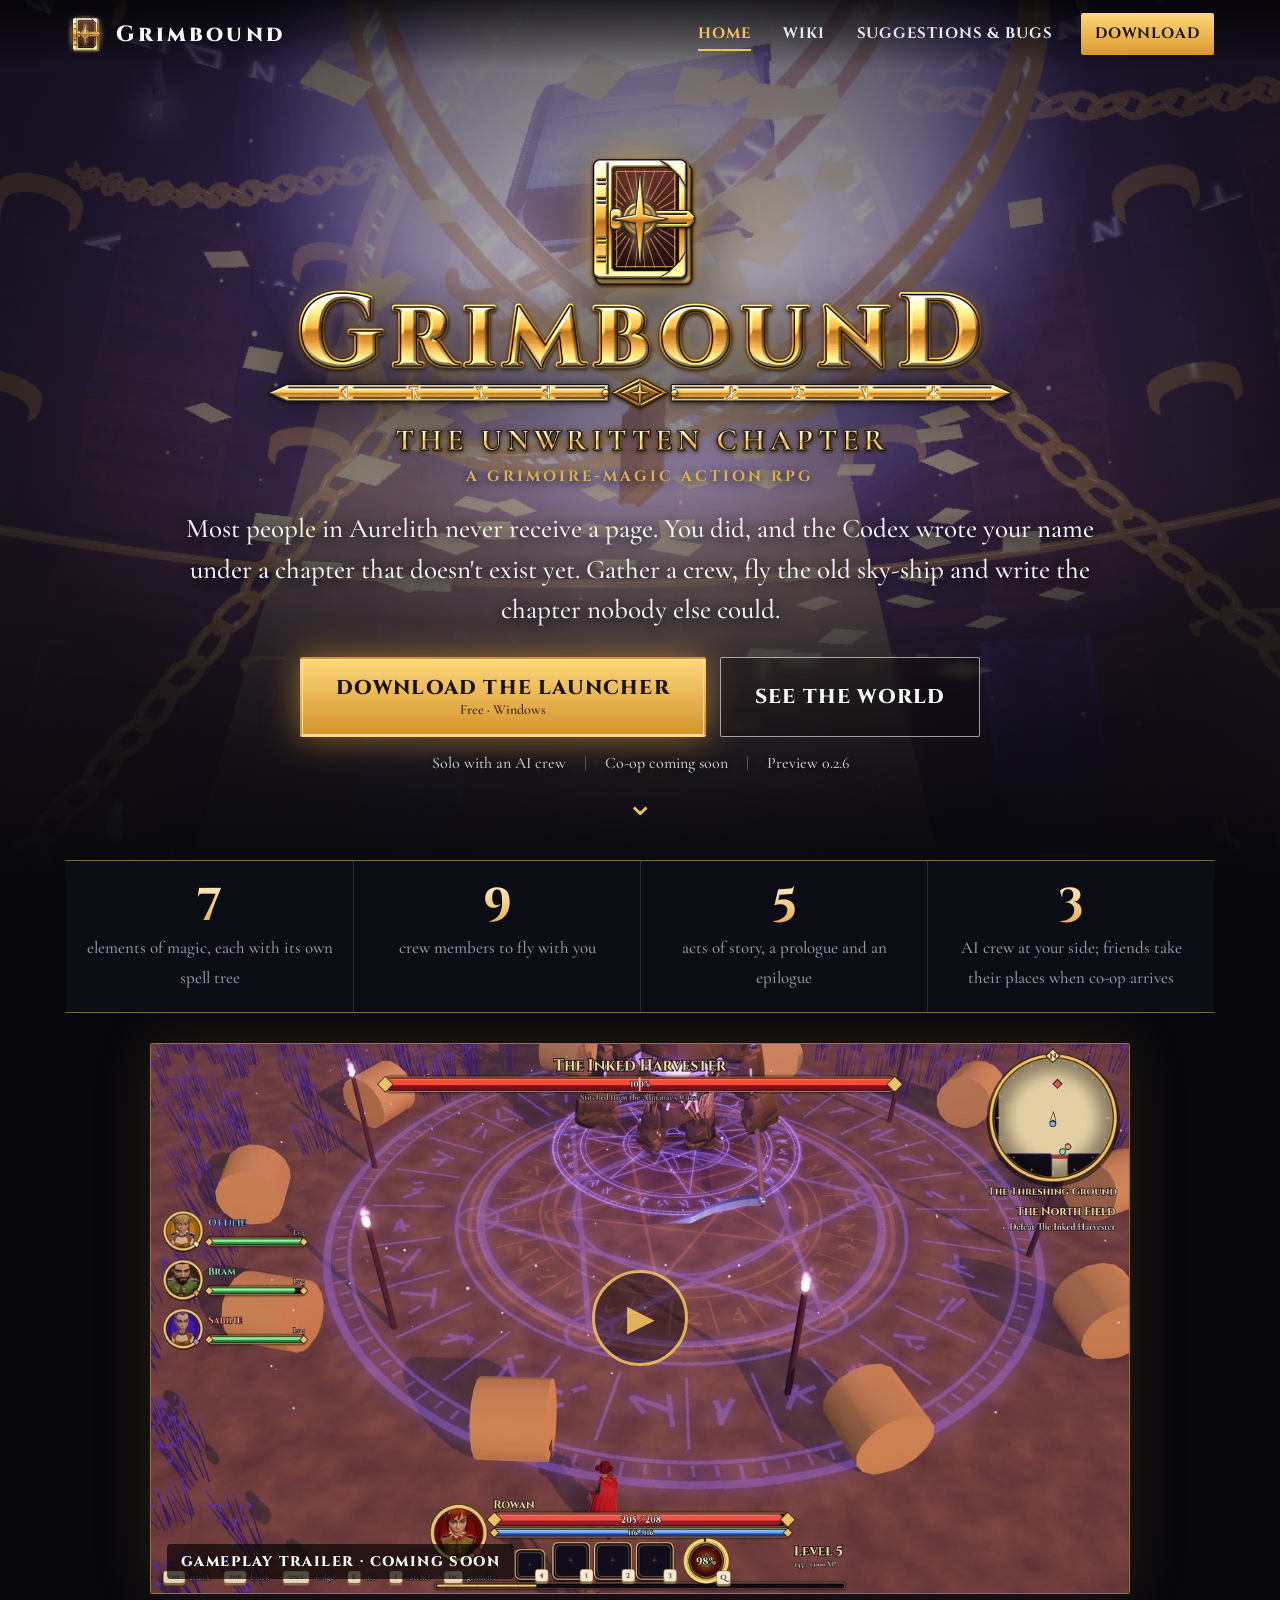
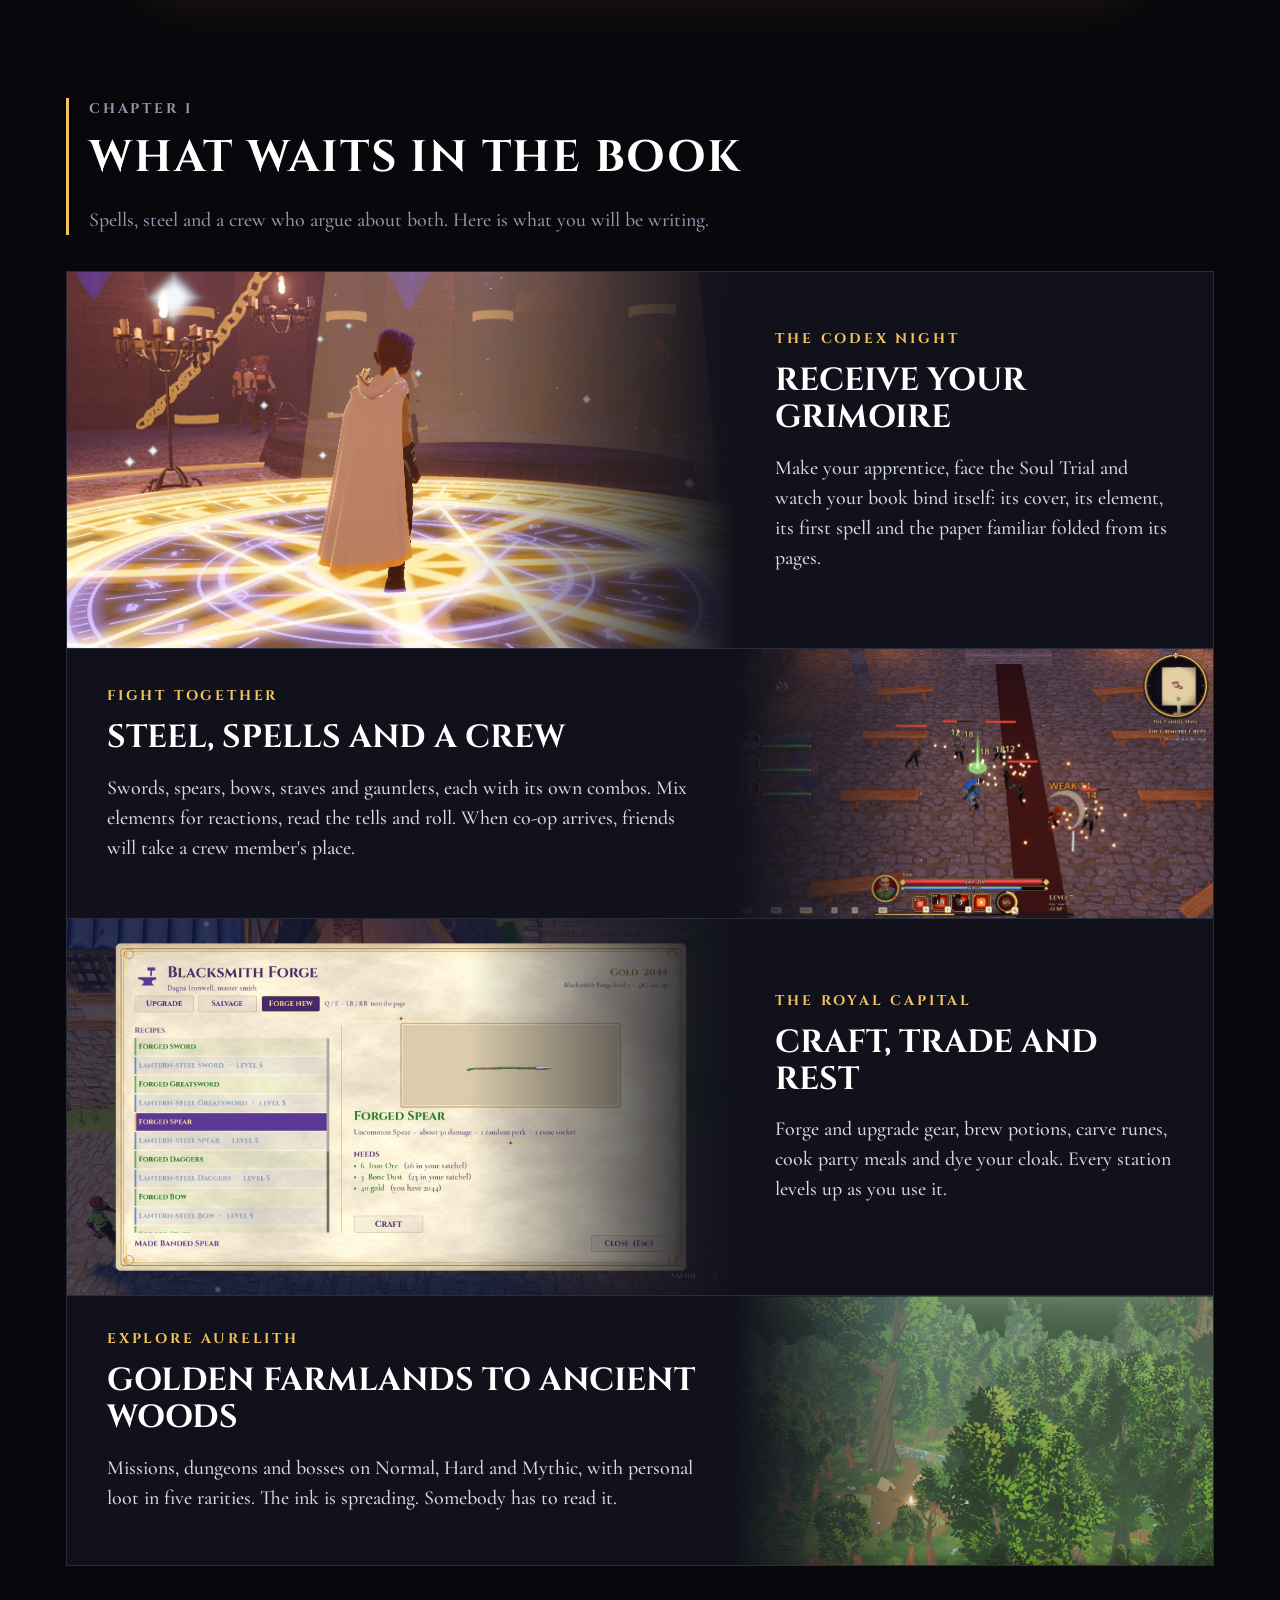
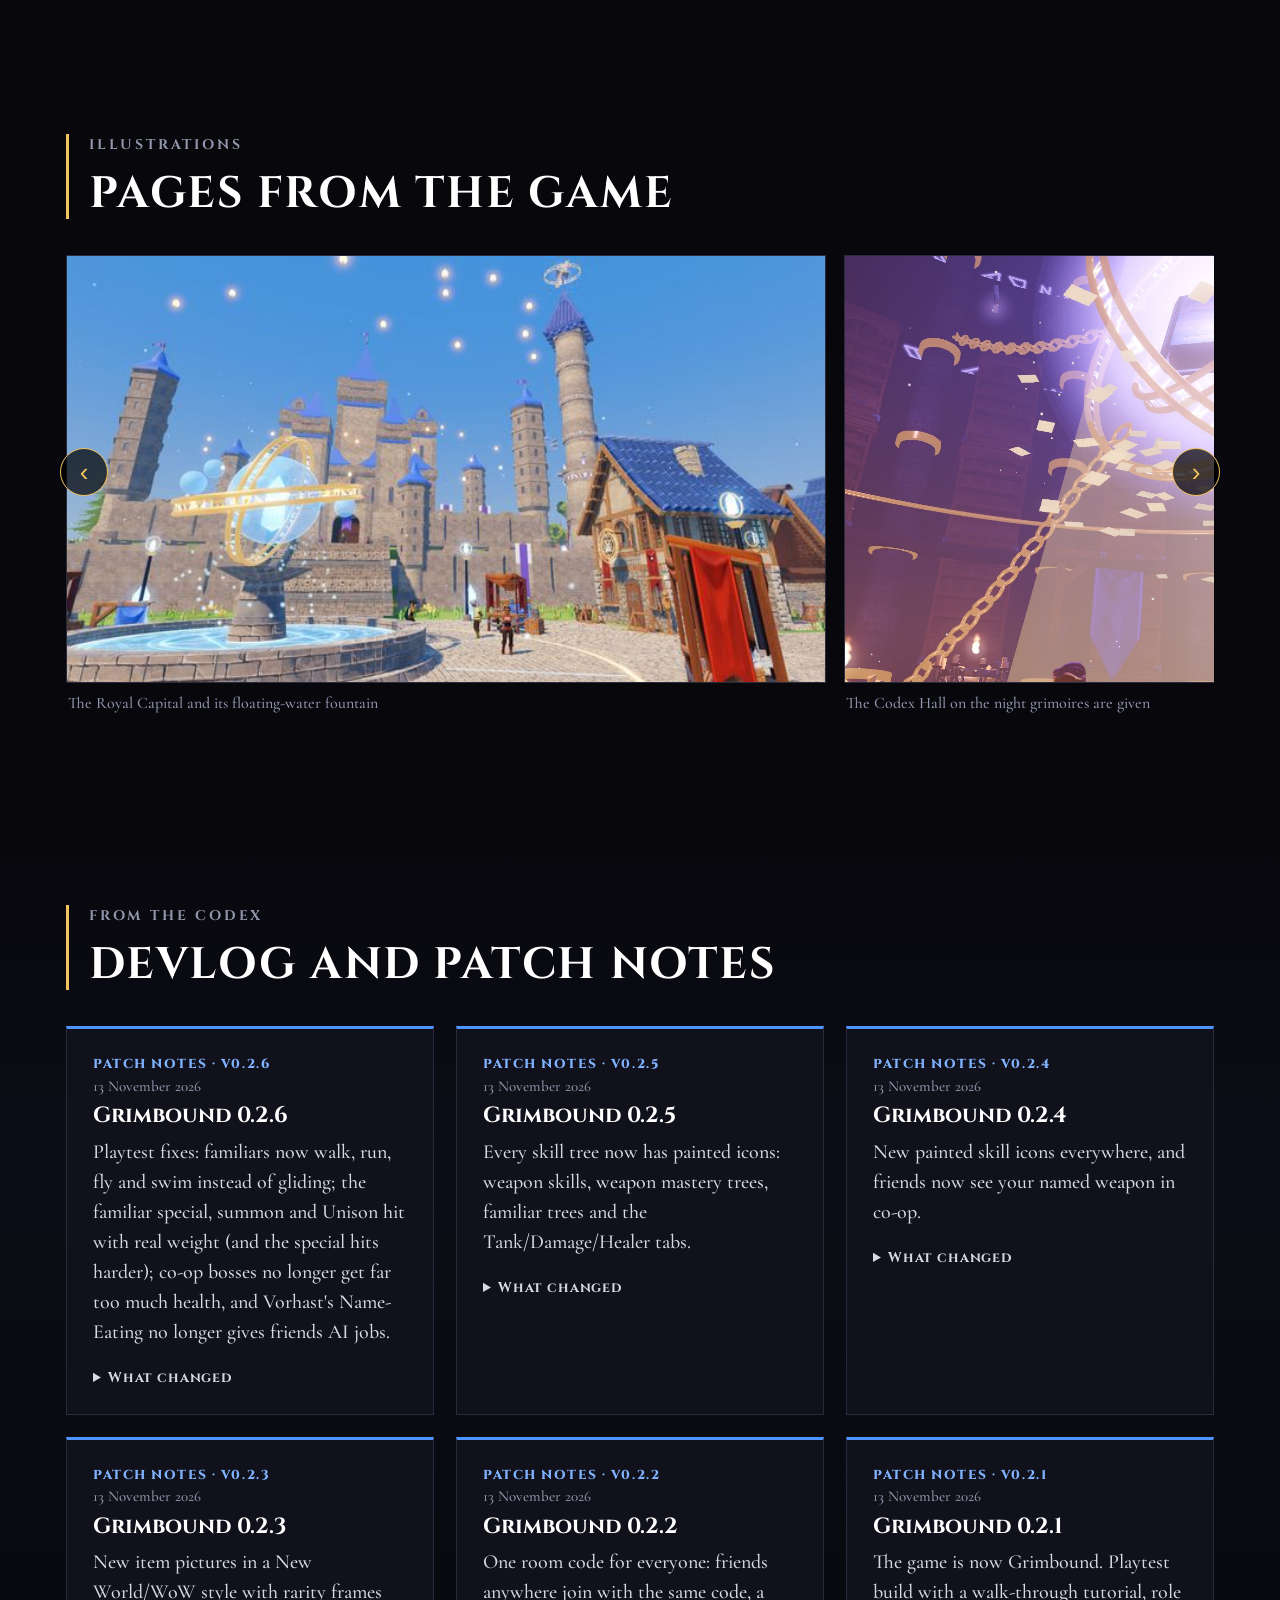
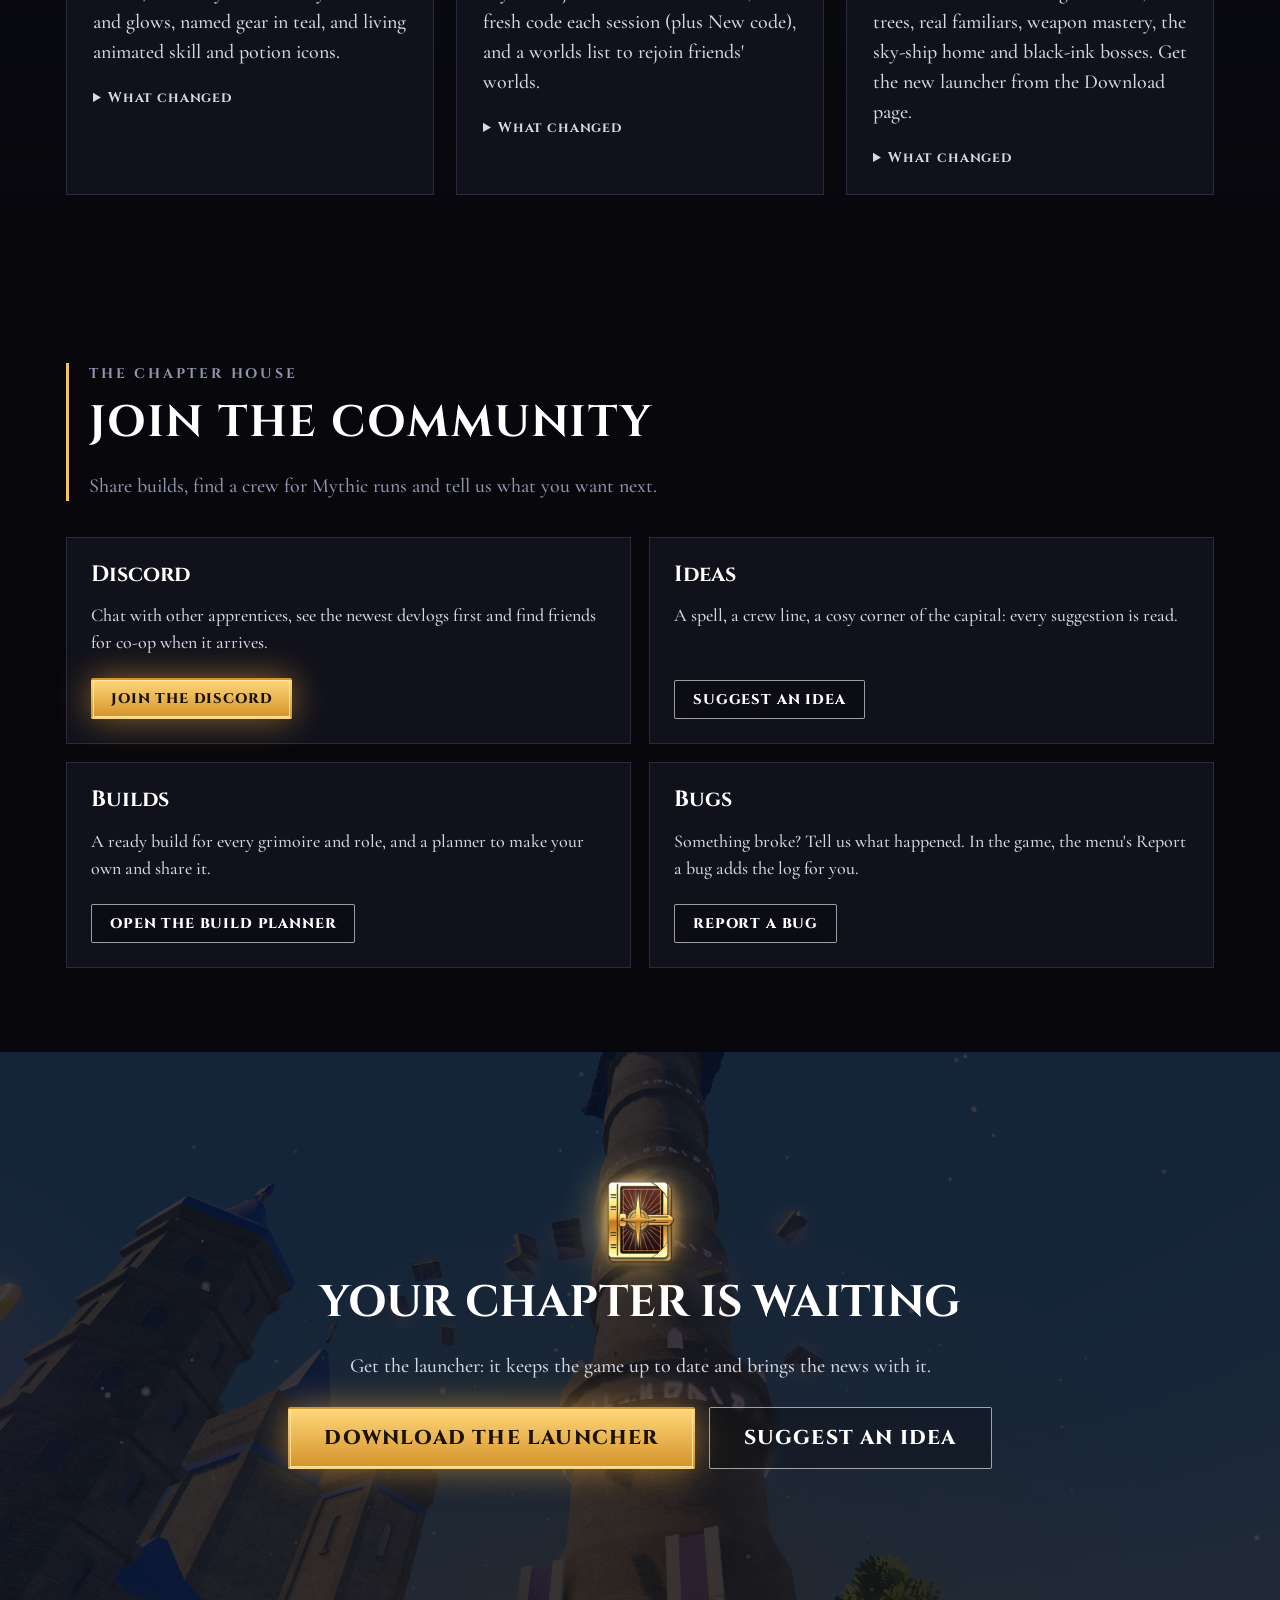
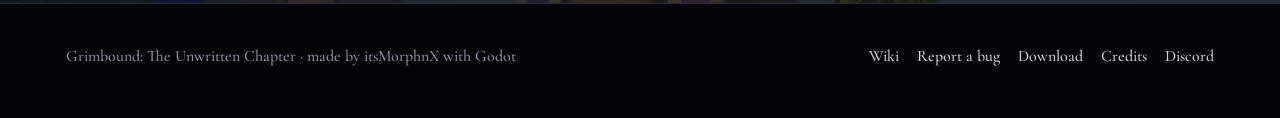
<file: index.html>
<!doctype html>
<html lang="en">
<head>
<meta charset="utf-8">
<meta name="viewport" content="width=device-width, initial-scale=1">
<title>Grimbound: The Unwritten Chapter</title>
<meta name="description" content="A grimoire-magic action RPG. Receive your grimoire at the Codex Hall, gather your crew and write the chapter nobody else could. Play solo with an AI crew of up to three. Co-op with friends is coming.">
<meta property="og:title" content="Grimbound: The Unwritten Chapter">
<meta property="og:description" content="A grimoire-magic action RPG. Play solo with an AI crew of up to three. Co-op with friends is coming.">
<meta property="og:image" content="img/shots/sunset.jpg">
<link rel="icon" href="img/favicon.png">
<link rel="stylesheet" href="css/base.css">
<link rel="stylesheet" href="css/theme.css" id="theme-css">
</head>
<body class="page-home">
<a class="skip" href="#main">Skip to content</a>
<header class="site-header">
  <div class="wrap">
    <a class="brand" href="index.html"><img src="img/emblem.png" alt=""><span>Grimbound</span></a>
    <button class="nav-toggle" type="button" aria-expanded="false" aria-controls="site-nav">Menu</button>
    <nav class="nav" id="site-nav" aria-label="Main">
      <a href="index.html" aria-current="page">Home</a>
      <a href="wiki.html">Wiki</a>
      <a href="report.html">Suggestions &amp; Bugs</a>
      <a href="download.html" class="nav-cta">Download</a>
    </nav>
  </div>
</header>

<main id="main">
  <section class="hero">
    <div class="hero-art" aria-hidden="true"></div>
    <div class="hero-shade" aria-hidden="true"></div>
    <div class="wrap hero-inner">
      <div class="hero-copy">
        <img class="hero-logo" src="img/logo.png" alt="Grimbound: The Unwritten Chapter" width="1200" height="548">
        <p class="kicker">A grimoire-magic action RPG</p>
        <p class="tagline">Most people in Aurelith never receive a page. You did, and the Codex wrote your name under a chapter that doesn't exist yet. Gather a crew, fly the old sky-ship and write the chapter nobody else could.</p>
        <div class="cta-row">
          <a class="btn btn-primary btn-big js-download" href="download.html">Download the launcher<small>Free · Windows</small></a>
          <a class="btn btn-ghost btn-big" href="#gallery">See the world</a>
        </div>
        <ul class="meta-row">
          <li>Solo with an AI crew</li><li>Co-op coming soon</li><li class="js-version">Preview build</li>
        </ul>
      </div>
      <figure class="hero-plate" aria-hidden="true"><div class="hero-plate-img"></div></figure>
    </div>
  </section>

  <section class="section facts-section">
    <div class="wrap">
      <div class="facts">
        <div class="fact"><b>7</b><span>elements of magic, each with its own spell tree</span></div>
        <div class="fact"><b>9</b><span>crew members to fly with you</span></div>
        <div class="fact"><b>5</b><span>acts of story, a prologue and an epilogue</span></div>
        <div class="fact"><b>3</b><span>AI crew at your side; friends take their places when co-op arrives</span></div>
      </div>
    </div>
  </section>

  <section class="section trailer-section" id="trailer">
    <div class="wrap">
      <div class="trailer" id="trailer-box">
        <div class="trailer-frame">
          <img class="trailer-poster" src="img/trailer_poster.jpg" alt="A boss fight in the Hollowmere Farmlands" width="1280" height="720" loading="lazy">
          <button class="trailer-play" type="button" aria-label="Play the gameplay trailer">&#9654;</button>
          <span class="trailer-badge">Gameplay trailer · coming soon</span>
        </div>
      </div>
    </div>
  </section>

  <section class="section features-section" id="features">
    <div class="wrap">
      <div class="section-head">
        <p class="kicker">Chapter I</p>
        <h2>What waits in the book</h2>
        <p>Spells, steel and a crew who argue about both. Here is what you will be writing.</p>
      </div>
      <div class="features">
        <article class="feature">
          <div class="feature-img"><img src="img/shots/sigil.jpg" alt="An apprentice in a white cloak stands in a golden rune circle in the Codex Hall" loading="lazy"></div>
          <div class="feature-copy">
            <p class="kicker">The Codex Night</p>
            <h3>Receive your grimoire</h3>
            <p>Make your apprentice, face the Soul Trial and watch your book bind itself: its cover, its element, its first spell and the paper familiar folded from its pages.</p>
          </div>
        </article>
        <article class="feature">
          <div class="feature-img"><img src="img/shots/fight.jpg" alt="The crew fights skeletons in a crypt with spells and steel" loading="lazy"></div>
          <div class="feature-copy">
            <p class="kicker">Fight together</p>
            <h3>Steel, spells and a crew</h3>
            <p>Swords, spears, bows, staves and gauntlets, each with its own combos. Mix elements for reactions, read the tells and roll. When co-op arrives, friends will take a crew member's place.</p>
          </div>
        </article>
        <article class="feature">
          <div class="feature-img"><img src="img/shots/forge.jpg" alt="The Blacksmith Forge crafting page" loading="lazy"></div>
          <div class="feature-copy">
            <p class="kicker">The Royal Capital</p>
            <h3>Craft, trade and rest</h3>
            <p>Forge and upgrade gear, brew potions, carve runes, cook party meals and dye your cloak. Every station levels up as you use it.</p>
          </div>
        </article>
        <article class="feature">
          <div class="feature-img"><img src="img/shots/whisperwood.jpg" alt="The ancient forest of Whisperwood seen from above" loading="lazy"></div>
          <div class="feature-copy">
            <p class="kicker">Explore Aurelith</p>
            <h3>Golden farmlands to ancient woods</h3>
            <p>Missions, dungeons and bosses on Normal, Hard and Mythic, with personal loot in five rarities. The ink is spreading. Somebody has to read it.</p>
          </div>
        </article>
      </div>
    </div>
  </section>

  <section class="section gallery-section" id="gallery">
    <div class="wrap">
      <div class="section-head">
        <p class="kicker">Illustrations</p>
        <h2>Pages from the game</h2>
      </div>
      <div class="gallery">
        <button class="gallery-btn prev" type="button" aria-label="Previous picture">&#8249;</button>
        <div class="gallery-track" tabindex="0">
          <figure><img src="img/shots/capital_t.jpg" data-full="img/shots/capital.jpg" alt="" loading="lazy"><figcaption>The Royal Capital and its floating-water fountain</figcaption></figure>
          <figure><img src="img/shots/spirals.jpg" data-full="img/shots/spirals.jpg" alt="" loading="lazy"><figcaption>The Codex Hall on the night grimoires are given</figcaption></figure>
          <figure><img src="img/shots/crowd_t.jpg" data-full="img/shots/crowd.jpg" alt="" loading="lazy"><figcaption>A grimoire is bound</figcaption></figure>
          <figure><img src="img/shots/harvester_t.jpg" data-full="img/shots/harvester.jpg" alt="" loading="lazy"><figcaption>A boss fight in the Hollowmere Farmlands</figcaption></figure>
          <figure><img src="img/shots/tree_t.jpg" data-full="img/shots/tree.jpg" alt="" loading="lazy"><figcaption>Your grimoire's spell tree</figcaption></figure>
          <figure><img src="img/shots/festival_t.jpg" data-full="img/shots/festival.jpg" alt="" loading="lazy"><figcaption>Harvest festival night</figcaption></figure>
          <figure><img src="img/shots/tower_t.jpg" data-full="img/shots/tower.jpg" alt="" loading="lazy"><figcaption>The Codex Hall tower</figcaption></figure>
          <figure><img src="img/shots/alchemy_t.jpg" data-full="img/shots/alchemy.jpg" alt="" loading="lazy"><figcaption>The alchemy table</figcaption></figure>
        </div>
        <button class="gallery-btn next" type="button" aria-label="Next picture">&#8250;</button>
      </div>
    </div>
  </section>

  <section class="section news-section" id="news">
    <div class="wrap">
      <div class="section-head">
        <p class="kicker">From the Codex</p>
        <h2>Devlog and patch notes</h2>
      </div>
      <div class="news-grid" id="news-list"><p class="empty">Loading the latest pages...</p></div>
    </div>
  </section>

  <section class="section community-section" id="community">
    <div class="wrap">
      <div class="section-head">
        <p class="kicker">The Chapter house</p>
        <h2>Join the community</h2>
        <p>Share builds, find a crew for Mythic runs and tell us what you want next.</p>
      </div>
      <div class="community-grid">
        <div class="panel community-card">
          <h3>Discord</h3>
          <p>Chat with other apprentices, see the newest devlogs first and find friends for co-op when it arrives.</p>
          <a class="btn btn-primary js-discord" href="#" hidden target="_blank" rel="noopener">Join the Discord</a>
          <p class="hint js-discord-soon">The server opens soon.</p>
        </div>
        <div class="panel community-card">
          <h3>Ideas</h3>
          <p>A spell, a crew line, a cosy corner of the capital: every suggestion is read.</p>
          <a class="btn btn-ghost" href="report.html?type=suggestion">Suggest an idea</a>
        </div>
        <div class="panel community-card">
          <h3>Builds</h3>
          <p>A ready build for every grimoire and role, and a planner to make your own and share it.</p>
          <a class="btn btn-ghost" href="wiki.html#/planner">Open the build planner</a>
        </div>
        <div class="panel community-card">
          <h3>Bugs</h3>
          <p>Something broke? Tell us what happened. In the game, the menu's Report a bug adds the log for you.</p>
          <a class="btn btn-ghost" href="report.html?type=bug">Report a bug</a>
        </div>
      </div>
    </div>
  </section>

  <section class="cta-band">
    <div class="wrap">
      <img class="cta-emblem" src="img/emblem.png" alt="" width="96" height="96">
      <h2>Your chapter is waiting</h2>
      <p>Get the launcher: it keeps the game up to date and brings the news with it.</p>
      <div class="cta-row">
        <a class="btn btn-primary btn-big js-download" href="download.html">Download the launcher</a>
        <a class="btn btn-ghost btn-big" href="report.html">Suggest an idea</a>
      </div>
    </div>
  </section>
</main>

<footer class="site-footer">
  <div class="wrap">
    <span>Grimbound: The Unwritten Chapter · made by itsMorphnX with Godot</span>
    <nav aria-label="Footer"><a href="wiki.html">Wiki</a><a href="report.html">Report a bug</a><a href="download.html">Download</a><a href="credits.html">Credits</a><a class="js-discord" href="#" hidden target="_blank" rel="noopener">Discord</a></nav>
  </div>
</footer>

<div class="lightbox" role="dialog" aria-modal="true" aria-label="Picture"><button type="button">Close</button><img alt=""><p></p></div>
<script src="config.js"></script>
<script src="data/news.js"></script>
<script src="js/site.js"></script>
</body>
</html>
</file>
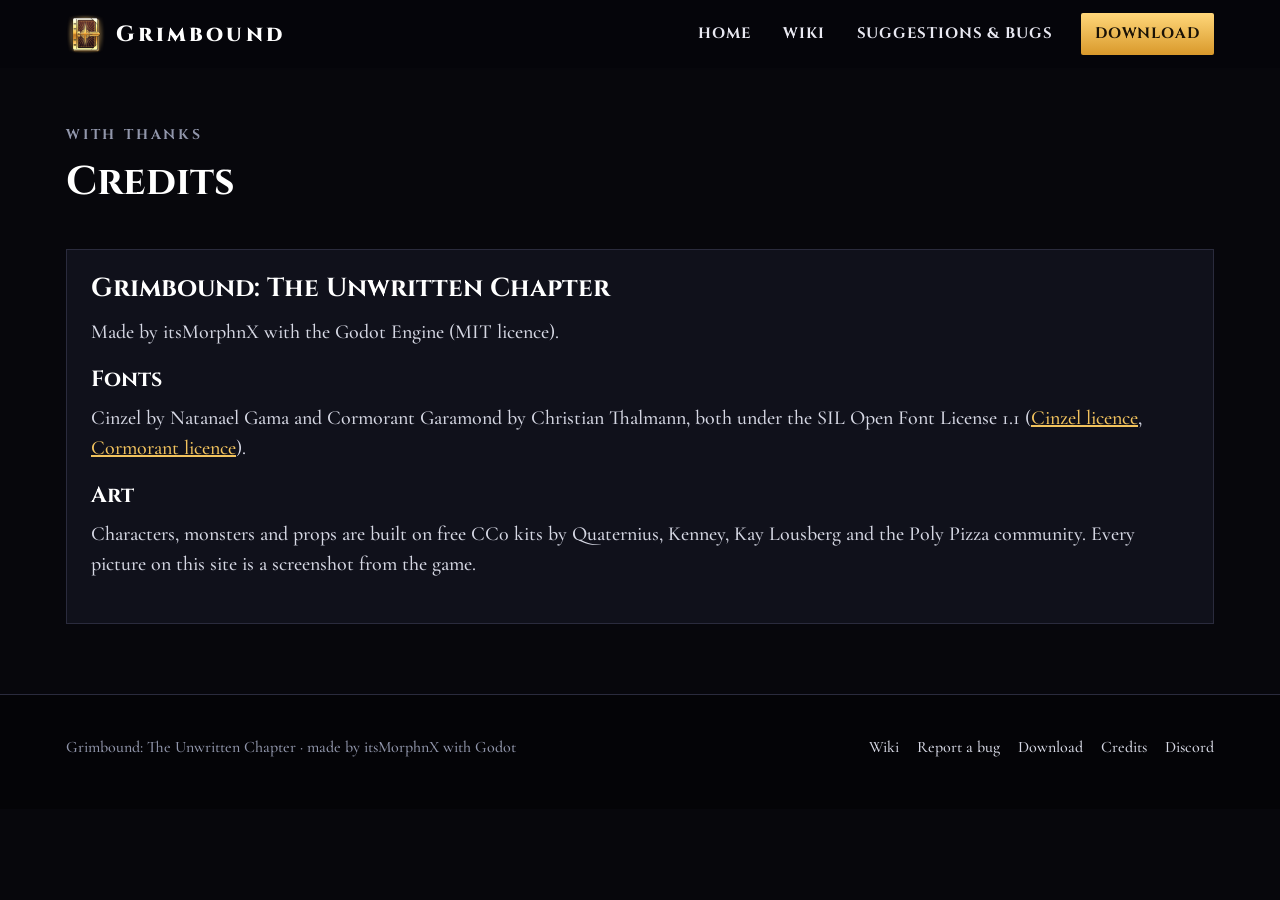
<file: credits.html>
<!doctype html>
<html lang="en">
<head>
<meta charset="utf-8">
<meta name="viewport" content="width=device-width, initial-scale=1">
<title>Credits · Grimbound</title>
<meta name="description" content="Credits for Grimbound: The Unwritten Chapter.">
<meta property="og:title" content="Grimbound: The Unwritten Chapter">
<meta property="og:description" content="A grimoire-magic action RPG. Play solo with an AI crew of up to three. Co-op with friends is coming.">
<meta property="og:image" content="img/shots/sunset.jpg">
<link rel="icon" href="img/favicon.png">
<link rel="stylesheet" href="css/base.css">
<link rel="stylesheet" href="css/theme.css" id="theme-css">
</head>
<body class="page-credits">
<a class="skip" href="#main">Skip to content</a>
<header class="site-header">
  <div class="wrap">
    <a class="brand" href="index.html"><img src="img/emblem.png" alt=""><span>Grimbound</span></a>
    <button class="nav-toggle" type="button" aria-expanded="false" aria-controls="site-nav">Menu</button>
    <nav class="nav" id="site-nav" aria-label="Main">
      <a href="index.html">Home</a>
      <a href="wiki.html">Wiki</a>
      <a href="report.html">Suggestions &amp; Bugs</a>
      <a href="download.html" class="nav-cta">Download</a>
    </nav>
  </div>
</header>

<main id="main">
<div class="wrap" style="padding-bottom:70px">
  <header class="page-head"><p class="kicker">With thanks</p><h1>Credits</h1></header>
  <div class="panel">
    <h2 style="font-size:26px">Grimbound: The Unwritten Chapter</h2>
    <p>Made by itsMorphnX with the Godot Engine (MIT licence).</p>
    <h3>Fonts</h3>
    <p>Cinzel by Natanael Gama and Cormorant Garamond by Christian Thalmann, both under the SIL Open Font License 1.1 (<a href="fonts/Cinzel-OFL.txt">Cinzel licence</a>, <a href="fonts/CormorantGaramond-OFL.txt">Cormorant licence</a>).</p>
    <h3>Art</h3>
    <p>Characters, monsters and props are built on free CC0 kits by Quaternius, Kenney, Kay Lousberg and the Poly Pizza community. Every picture on this site is a screenshot from the game.</p>
  </div>
</div>
</main>

<footer class="site-footer">
  <div class="wrap">
    <span>Grimbound: The Unwritten Chapter · made by itsMorphnX with Godot</span>
    <nav aria-label="Footer"><a href="wiki.html">Wiki</a><a href="report.html">Report a bug</a><a href="download.html">Download</a><a href="credits.html">Credits</a><a class="js-discord" href="#" hidden target="_blank" rel="noopener">Discord</a></nav>
  </div>
</footer>

<script src="config.js"></script>
<script src="js/site.js"></script>
</body>
</html>
</file>
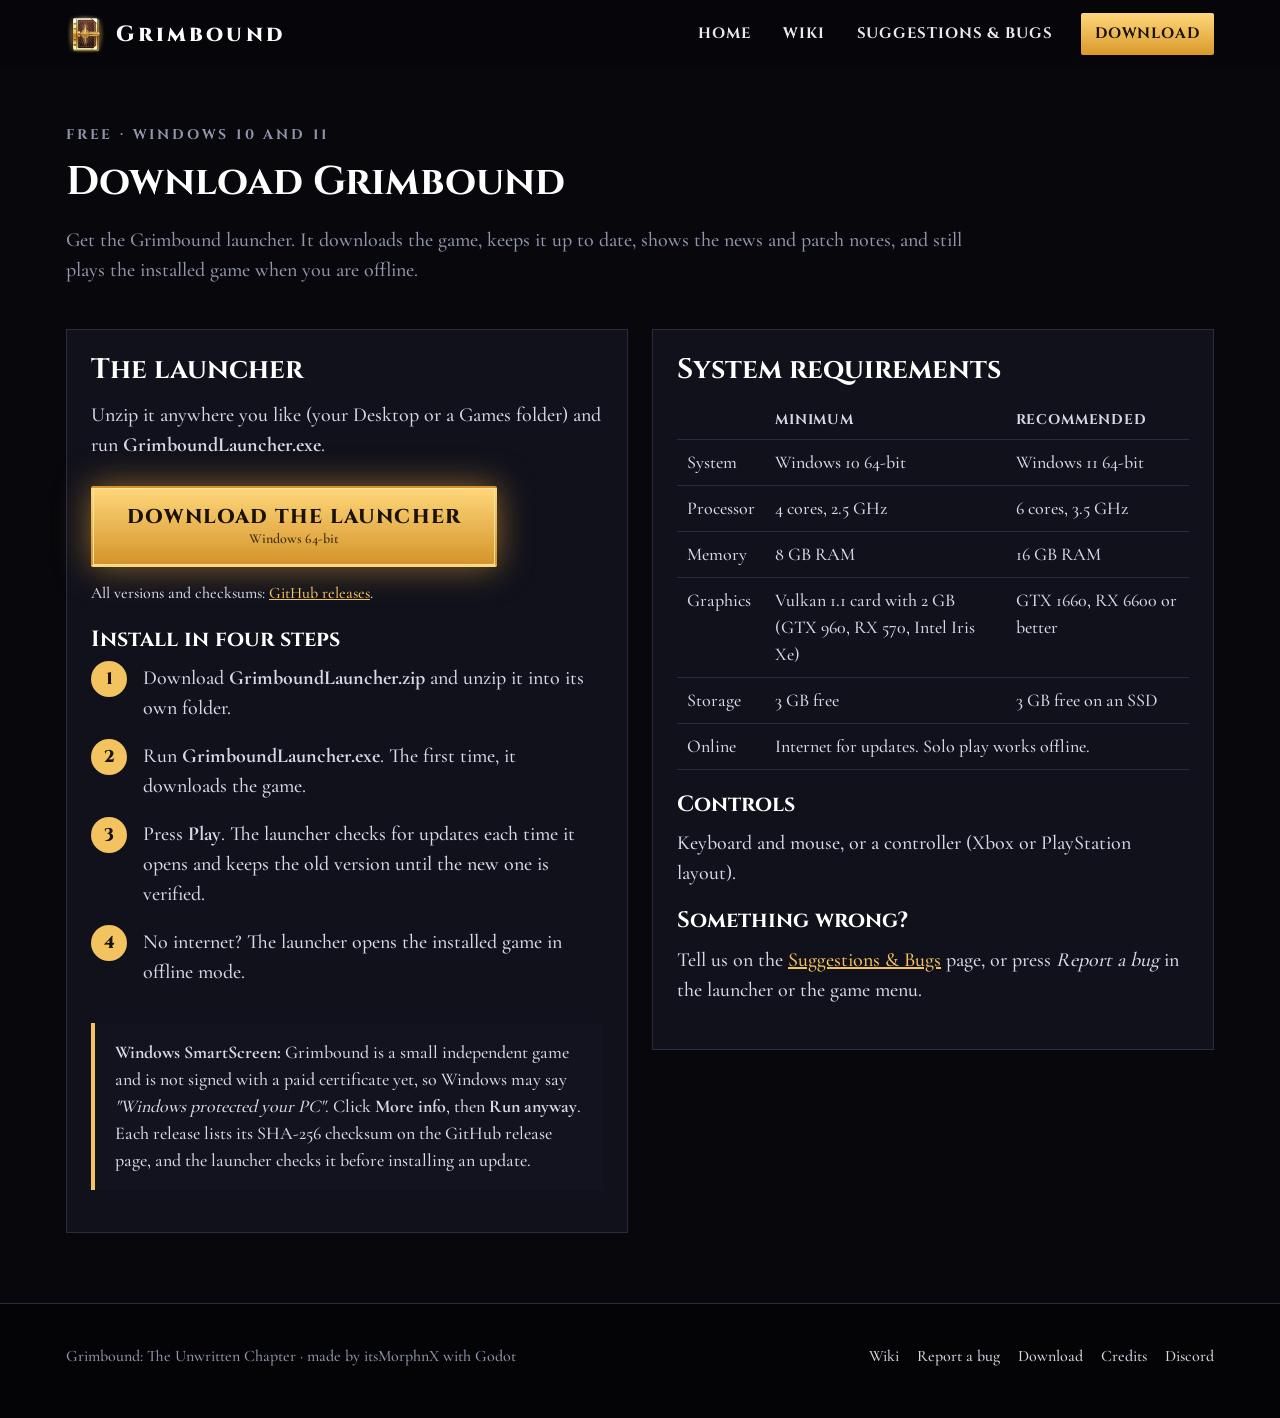
<file: download.html>
<!doctype html>
<html lang="en">
<head>
<meta charset="utf-8">
<meta name="viewport" content="width=device-width, initial-scale=1">
<title>Download · Grimbound</title>
<meta name="description" content="Download the Grimbound launcher for Windows: install steps, system requirements and the SmartScreen note.">
<meta property="og:title" content="Grimbound: The Unwritten Chapter">
<meta property="og:description" content="A grimoire-magic action RPG. Play solo with an AI crew of up to three. Co-op with friends is coming.">
<meta property="og:image" content="img/shots/sunset.jpg">
<link rel="icon" href="img/favicon.png">
<link rel="stylesheet" href="css/base.css">
<link rel="stylesheet" href="css/theme.css" id="theme-css">
</head>
<body class="page-download">
<a class="skip" href="#main">Skip to content</a>
<header class="site-header">
  <div class="wrap">
    <a class="brand" href="index.html"><img src="img/emblem.png" alt=""><span>Grimbound</span></a>
    <button class="nav-toggle" type="button" aria-expanded="false" aria-controls="site-nav">Menu</button>
    <nav class="nav" id="site-nav" aria-label="Main">
      <a href="index.html">Home</a>
      <a href="wiki.html">Wiki</a>
      <a href="report.html">Suggestions &amp; Bugs</a>
      <a href="download.html" aria-current="page" class="nav-cta">Download</a>
    </nav>
  </div>
</header>

<main id="main">
<div class="wrap">
  <header class="page-head">
    <p class="kicker">Free · Windows 10 and 11</p>
    <h1>Download Grimbound</h1>
    <p>Get the Grimbound launcher. It downloads the game, keeps it up to date, shows the news and patch notes, and still plays the installed game when you are offline.</p>
  </header>
  <div class="grid-2" style="align-items:start;padding-bottom:70px">
    <div class="panel">
      <h2 style="font-size:28px">The launcher</h2>
      <p>Unzip it anywhere you like (your Desktop or a Games folder) and run <b class="js-launcher-exe">GrimboundLauncher.exe</b>.</p>
      <div class="cta-row"><a class="btn btn-primary btn-big" id="dl-button" href="#" aria-disabled="true">Download the launcher<small id="dl-small">Coming soon</small></a></div>
      <p class="hint" id="dl-note" style="font-size:16px"></p>
      <h3 style="margin-top:22px">Install in four steps</h3>
      <ol class="steps">
        <li>Download <b class="js-launcher-zip">GrimboundLauncher.zip</b> and unzip it into its own folder.</li>
        <li>Run <b class="js-launcher-exe">GrimboundLauncher.exe</b>. The first time, it downloads the game.</li>
        <li>Press <b>Play</b>. The launcher checks for updates each time it opens and keeps the old version until the new one is verified.</li>
        <li>No internet? The launcher opens the installed game in offline mode.</li>
      </ol>
      <p class="hint js-oldname-note" hidden style="font-size:16px">Grimbound used to be called Aurelith, so until the next update the launcher is still named <span class="js-launcher-exe">GrimboundLauncher.exe</span>.</p>
      <div class="note"><b>Windows SmartScreen:</b> Grimbound is a small independent game and is not signed with a paid certificate yet, so Windows may say <i>"Windows protected your PC"</i>. Click <b>More info</b>, then <b>Run anyway</b>. Each release lists its SHA-256 checksum on the GitHub release page, and the launcher checks it before installing an update.</div>
    </div>
    <div class="panel">
      <h2 style="font-size:28px">System requirements</h2>
      <table class="spec">
        <tr><th></th><th>Minimum</th><th>Recommended</th></tr>
        <tr><td>System</td><td>Windows 10 64-bit</td><td>Windows 11 64-bit</td></tr>
        <tr><td>Processor</td><td>4 cores, 2.5 GHz</td><td>6 cores, 3.5 GHz</td></tr>
        <tr><td>Memory</td><td>8 GB RAM</td><td>16 GB RAM</td></tr>
        <tr><td>Graphics</td><td>Vulkan 1.1 card with 2 GB (GTX 960, RX 570, Intel Iris Xe)</td><td>GTX 1660, RX 6600 or better</td></tr>
        <tr><td>Storage</td><td>3 GB free</td><td>3 GB free on an SSD</td></tr>
        <tr><td>Online</td><td colspan="2">Internet for updates. Solo play works offline.</td></tr>
      </table>
      <h3 style="margin-top:22px">Controls</h3>
      <p>Keyboard and mouse, or a controller (Xbox or PlayStation layout).</p>
      <h3>Something wrong?</h3>
      <p>Tell us on the <a href="report.html">Suggestions &amp; Bugs</a> page, or press <i>Report a bug</i> in the launcher or the game menu.</p>
    </div>
  </div>
</div>
</main>

<footer class="site-footer">
  <div class="wrap">
    <span>Grimbound: The Unwritten Chapter · made by itsMorphnX with Godot</span>
    <nav aria-label="Footer"><a href="wiki.html">Wiki</a><a href="report.html">Report a bug</a><a href="download.html">Download</a><a href="credits.html">Credits</a><a class="js-discord" href="#" hidden target="_blank" rel="noopener">Discord</a></nav>
  </div>
</footer>

<script src="config.js"></script>
<script src="js/site.js"></script>
<script src="js/download.js"></script>
</body>
</html>
</file>
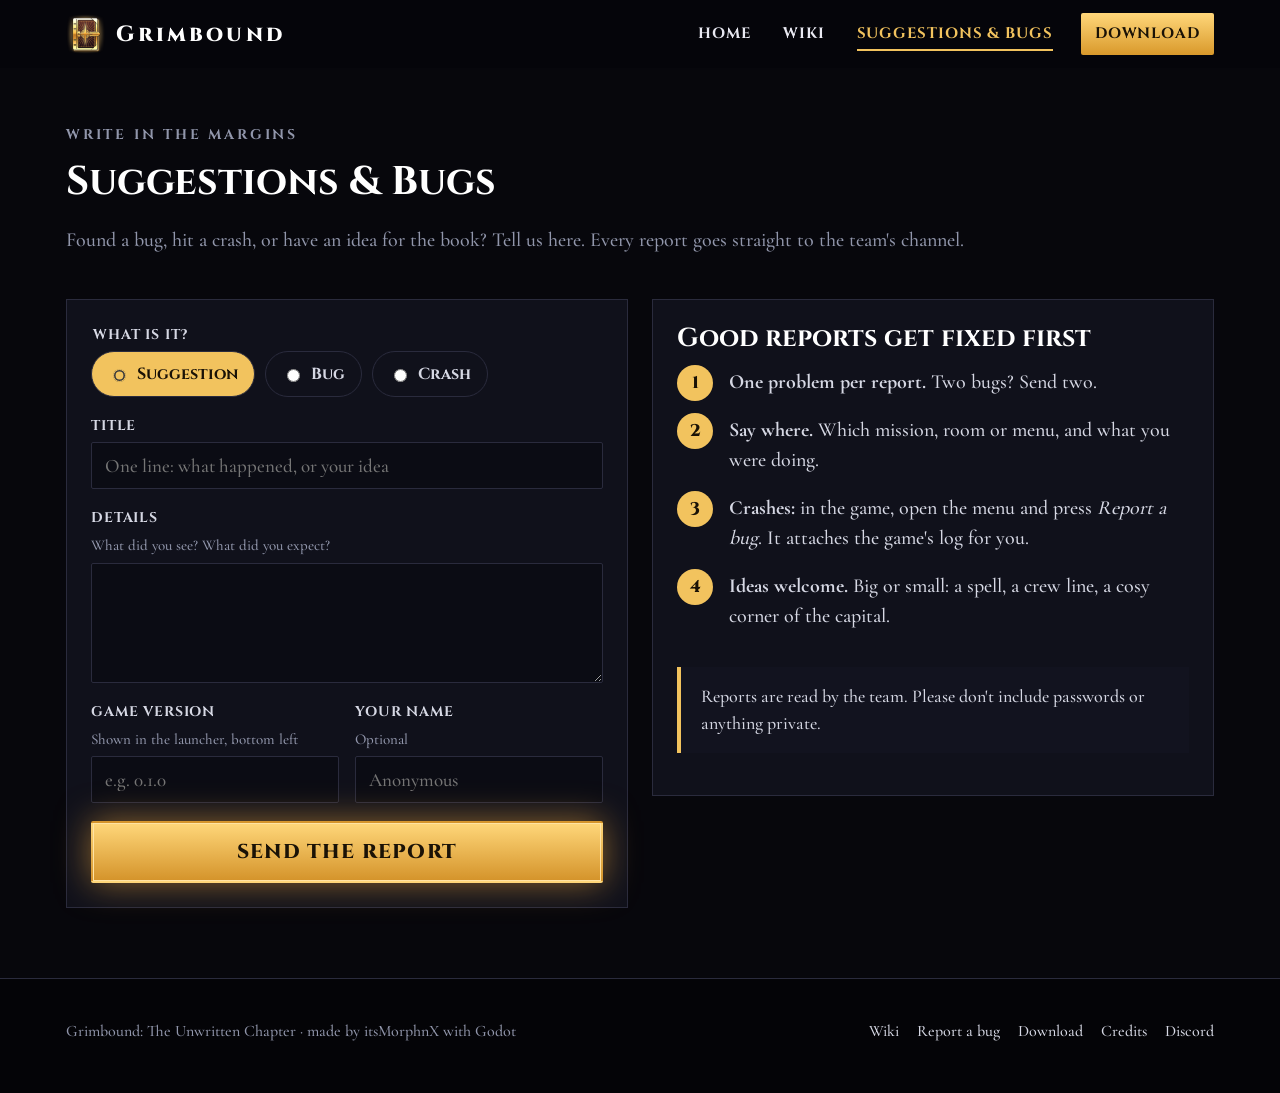
<file: report.html>
<!doctype html>
<html lang="en">
<head>
<meta charset="utf-8">
<meta name="viewport" content="width=device-width, initial-scale=1">
<title>Suggestions &amp; Bugs · Grimbound</title>
<meta name="description" content="Send a suggestion, a bug report or a crash report to the Grimbound team.">
<meta property="og:title" content="Grimbound: The Unwritten Chapter">
<meta property="og:description" content="A grimoire-magic action RPG. Play solo with an AI crew of up to three. Co-op with friends is coming.">
<meta property="og:image" content="img/shots/sunset.jpg">
<link rel="icon" href="img/favicon.png">
<link rel="stylesheet" href="css/base.css">
<link rel="stylesheet" href="css/theme.css" id="theme-css">
</head>
<body class="page-report">
<a class="skip" href="#main">Skip to content</a>
<header class="site-header">
  <div class="wrap">
    <a class="brand" href="index.html"><img src="img/emblem.png" alt=""><span>Grimbound</span></a>
    <button class="nav-toggle" type="button" aria-expanded="false" aria-controls="site-nav">Menu</button>
    <nav class="nav" id="site-nav" aria-label="Main">
      <a href="index.html">Home</a>
      <a href="wiki.html">Wiki</a>
      <a href="report.html" aria-current="page">Suggestions &amp; Bugs</a>
      <a href="download.html" class="nav-cta">Download</a>
    </nav>
  </div>
</header>

<main id="main">
<div class="wrap">
  <header class="page-head">
    <p class="kicker">Write in the margins</p>
    <h1>Suggestions &amp; Bugs</h1>
    <p>Found a bug, hit a crash, or have an idea for the book? Tell us here. Every report goes straight to the team's channel.</p>
  </header>
  <div class="grid-2 report-grid" style="padding-bottom:70px;align-items:start">
    <form class="form panel" id="report-form" novalidate>
      <fieldset class="type-pick">
        <legend>What is it?</legend>
        <label><input type="radio" name="type" value="suggestion" checked> Suggestion</label>
        <label><input type="radio" name="type" value="bug"> Bug</label>
        <label><input type="radio" name="type" value="crash"> Crash</label>
      </fieldset>
      <label>Title <input name="title" required maxlength="120" placeholder="One line: what happened, or your idea"></label>
      <label>Details <span class="hint">What did you see? What did you expect?</span>
        <textarea name="details" required maxlength="3500"></textarea></label>
      <label class="for-bug">Steps to make it happen again <span class="hint">1. Go to... 2. Press... (optional)</span>
        <textarea name="steps" maxlength="2000" style="min-height:90px"></textarea></label>
      <div class="grid-2" style="gap:16px">
        <label>Game version <span class="hint">Shown in the launcher, bottom left</span><input name="version" maxlength="40" placeholder="e.g. 0.1.0"></label>
        <label>Your name <span class="hint">Optional</span><input name="name" maxlength="60" placeholder="Anonymous"></label>
      </div>
      <label class="sr-only" aria-hidden="true">Leave empty <input name="website" tabindex="-1" autocomplete="off"></label>
      <button class="btn btn-primary btn-big" type="submit">Send the report</button>
      <div class="status" id="report-status" role="status"></div>
    </form>
    <div class="panel report-help">
      <h2 style="font-size:26px">Good reports get fixed first</h2>
      <ul class="steps">
        <li><b>One problem per report.</b> Two bugs? Send two.</li>
        <li><b>Say where.</b> Which mission, room or menu, and what you were doing.</li>
        <li><b>Crashes:</b> in the game, open the menu and press <i>Report a bug</i>. It attaches the game's log for you.</li>
        <li><b>Ideas welcome.</b> Big or small: a spell, a crew line, a cosy corner of the capital.</li>
      </ul>
      <div class="note">Reports are read by the team. Please don't include passwords or anything private.</div>
      <div id="saved-reports"></div>
    </div>
  </div>
</div>
</main>

<footer class="site-footer">
  <div class="wrap">
    <span>Grimbound: The Unwritten Chapter · made by itsMorphnX with Godot</span>
    <nav aria-label="Footer"><a href="wiki.html">Wiki</a><a href="report.html">Report a bug</a><a href="download.html">Download</a><a href="credits.html">Credits</a><a class="js-discord" href="#" hidden target="_blank" rel="noopener">Discord</a></nav>
  </div>
</footer>

<script src="config.js"></script>
<script src="js/site.js"></script>
<script src="js/report.js"></script>
</body>
</html>
</file>
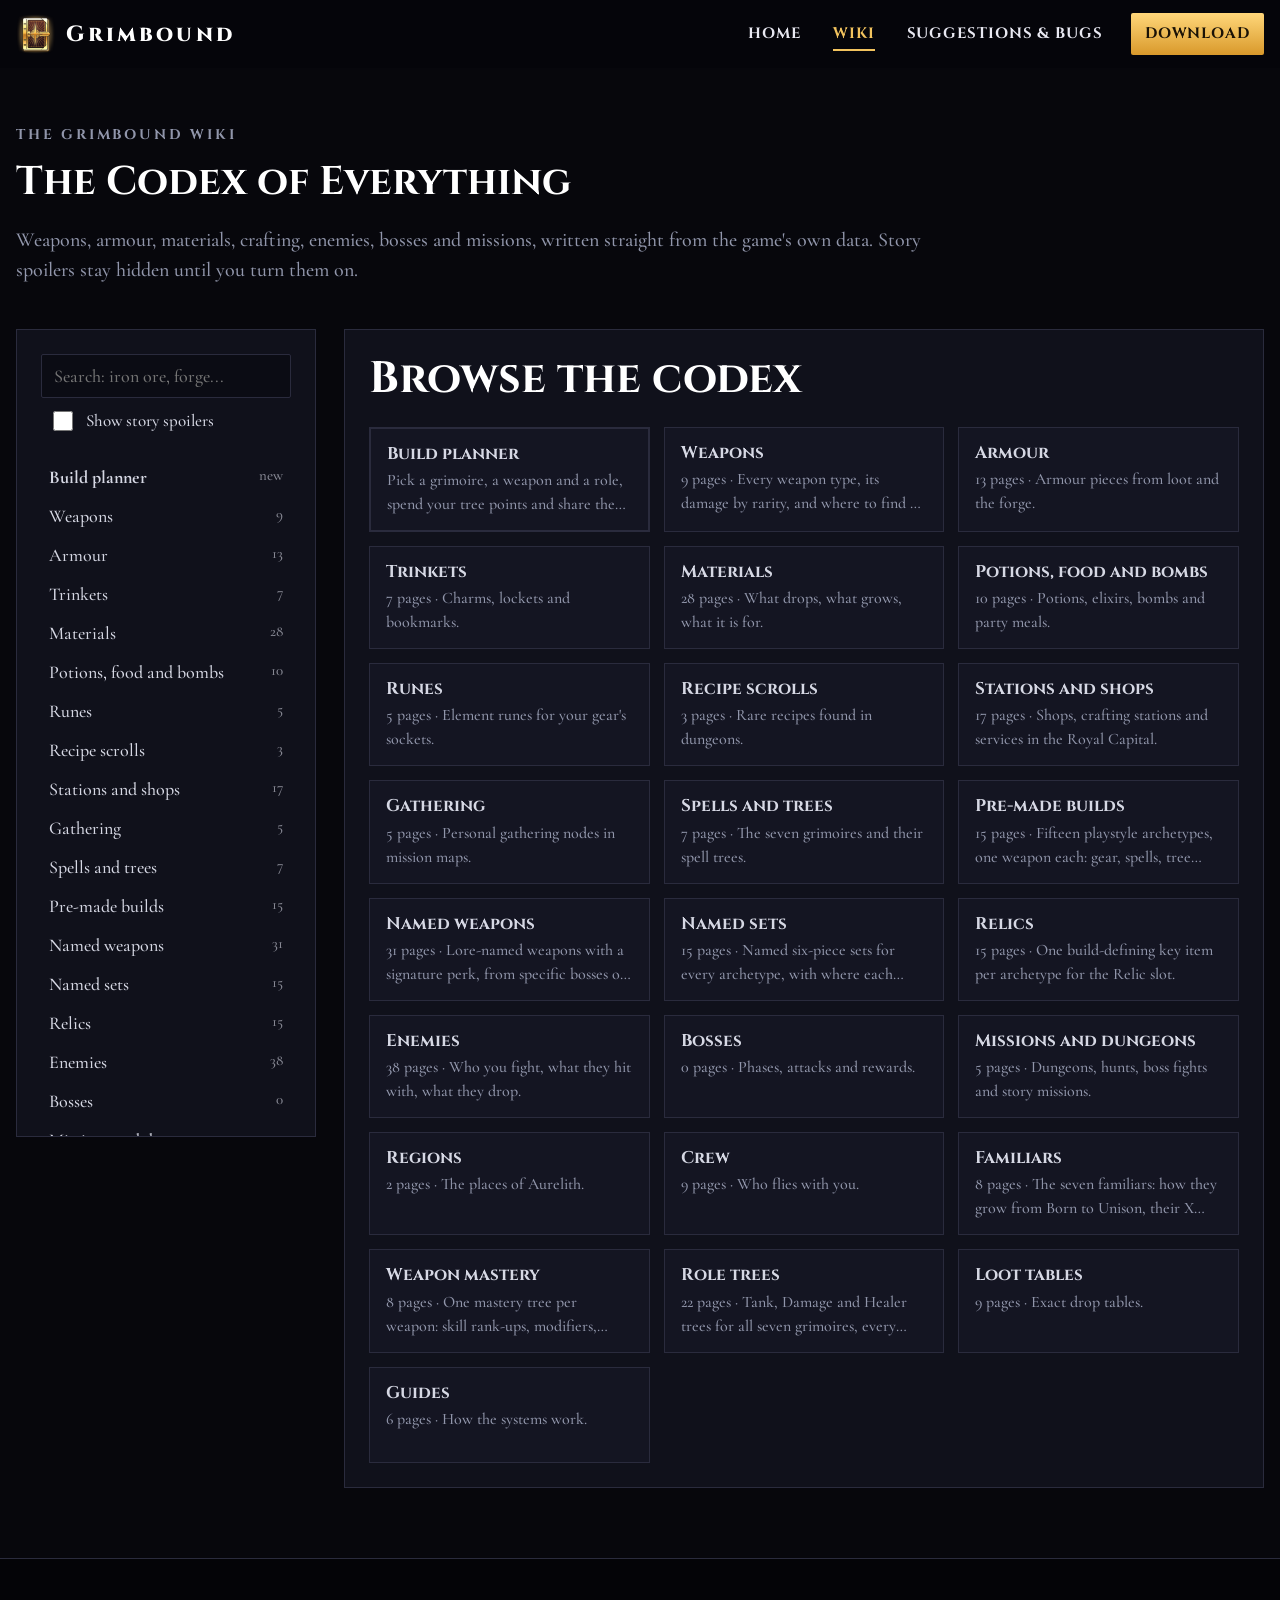
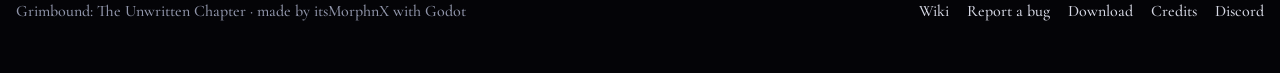
<file: wiki.html>
<!doctype html>
<html lang="en">
<head>
<meta charset="utf-8">
<meta name="viewport" content="width=device-width, initial-scale=1">
<title>Wiki · Grimbound</title>
<meta name="description" content="The Grimbound wiki: weapons, armour, materials, crafting, enemies, bosses and missions, generated from the game data.">
<meta property="og:title" content="Grimbound: The Unwritten Chapter">
<meta property="og:description" content="A grimoire-magic action RPG. Play solo with an AI crew of up to three. Co-op with friends is coming.">
<meta property="og:image" content="img/shots/sunset.jpg">
<link rel="icon" href="img/favicon.png">
<link rel="stylesheet" href="css/base.css">
<link rel="stylesheet" href="css/theme.css" id="theme-css">
</head>
<body class="page-wiki">
<a class="skip" href="#main">Skip to content</a>
<header class="site-header">
  <div class="wrap">
    <a class="brand" href="index.html"><img src="img/emblem.png" alt=""><span>Grimbound</span></a>
    <button class="nav-toggle" type="button" aria-expanded="false" aria-controls="site-nav">Menu</button>
    <nav class="nav" id="site-nav" aria-label="Main">
      <a href="index.html">Home</a>
      <a href="wiki.html" aria-current="page">Wiki</a>
      <a href="report.html">Suggestions &amp; Bugs</a>
      <a href="download.html" class="nav-cta">Download</a>
    </nav>
  </div>
</header>

<main id="main">
<div class="wrap">
  <header class="page-head">
    <p class="kicker">The Grimbound wiki</p>
    <h1>The Codex of Everything</h1>
    <p>Weapons, armour, materials, crafting, enemies, bosses and missions, written straight from the game's own data. Story spoilers stay hidden until you turn them on.</p>
  </header>
  <div class="wiki-layout">
    <aside class="wiki-side" aria-label="Wiki navigation">
      <label class="sr-only" for="wiki-search">Search the wiki</label>
      <input type="search" id="wiki-search" placeholder="Search: iron ore, forge..." autocomplete="off">
      <label class="spoiler-toggle"><input type="checkbox" id="spoiler-toggle"> Show story spoilers</label>
      <details class="cats-box" id="cats-box" open><summary>Categories</summary><ul class="wiki-cats" id="wiki-cats"></ul></details>
      <p class="hint" id="wiki-gen" style="font-size:14px;opacity:.7;margin:0"></p>
    </aside>
    <div class="wiki-main" id="wiki-main" aria-live="polite"><p class="empty">Opening the codex...</p></div>
  </div>
</div>
</main>

<footer class="site-footer">
  <div class="wrap">
    <span>Grimbound: The Unwritten Chapter · made by itsMorphnX with Godot</span>
    <nav aria-label="Footer"><a href="wiki.html">Wiki</a><a href="report.html">Report a bug</a><a href="download.html">Download</a><a href="credits.html">Credits</a><a class="js-discord" href="#" hidden target="_blank" rel="noopener">Discord</a></nav>
  </div>
</footer>

<script src="config.js"></script>
<script src="data/wiki.js"></script>
<script src="js/site.js"></script>
<script src="js/wiki.js"></script>
</body>
</html>
</file>
<file: css/base.css>
/* Grimbound site: STRUCTURE only (layout, spacing, phone sizes, components).
   Every colour, texture, font choice and decorative touch lives in the theme (css/theme.css imports one of
   css/themes/*.css). Swapping the look = changing that one import line. */

@font-face { font-family: "Cinzel"; src: url("../fonts/Cinzel-Variable.ttf") format("truetype"); font-weight: 400 900; font-display: swap; }
@font-face { font-family: "Cormorant Garamond"; src: url("../fonts/CormorantGaramond-Variable.ttf") format("truetype"); font-weight: 300 700; font-display: swap; }

:root {
  --font-head: "Cinzel", "Palatino Linotype", Georgia, serif;
  --font-body: "Cormorant Garamond", "Palatino Linotype", Georgia, serif;
  --wrap: 1180px;
  --gutter: 16px;
  --radius: 6px;
  --bg: #111; --bg2: #1b1b1b; --text: #eee; --muted: #aaa; --head: #fff; --accent: #e6b65a; --accent-ink: #1a1020;
  --card: #1c1c22; --card-border: #333; --link: #e6b65a; --nav-h: 68px;
  --r0: #514c4c; --r1: #1f7a1f; --r2: #1a4db8; --r3: #7524b3; --r4: #b87305;
}

*, *::before, *::after { box-sizing: border-box; }
html { scroll-behavior: smooth; -webkit-text-size-adjust: 100%; }
body { margin: 0; background: var(--bg); color: var(--text); font-family: var(--font-body); font-size: 20px; line-height: 1.5;
  font-weight: 500; overflow-x: hidden; }
img { max-width: 100%; display: block; }
a { color: var(--link); }
h1, h2, h3, h4 { font-family: var(--font-head); color: var(--head); line-height: 1.15; margin: 0 0 .5em; font-weight: 700; }
h2 { font-size: clamp(28px, 4vw, 44px); }
h3 { font-size: 22px; }
p { margin: 0 0 1em; }
.wrap { width: 100%; max-width: var(--wrap); margin: 0 auto; padding: 0 var(--gutter); }
.sr-only { position: absolute; width: 1px; height: 1px; overflow: hidden; clip: rect(0 0 0 0); white-space: nowrap; }
.skip { position: absolute; left: -999px; top: 0; z-index: 99; }
.skip:focus { left: 8px; top: 8px; background: #fff; color: #000; padding: 8px 12px; }

/* ---------------------------------------------------------------- header / nav */
.site-header { position: sticky; top: 0; z-index: 50; }
.site-header .wrap { display: flex; align-items: center; gap: 18px; min-height: var(--nav-h); }
.brand { display: flex; align-items: center; gap: 10px; text-decoration: none; color: var(--head); flex-shrink: 0; }
.brand img { width: 40px; height: 40px; object-fit: contain; }
.brand span { font-family: var(--font-head); font-weight: 800; font-size: 22px; letter-spacing: .08em; }
.nav { display: flex; gap: 4px; margin-left: auto; align-items: center; flex-wrap: wrap; }
.nav a { font-family: var(--font-head); font-weight: 700; font-size: 15px; letter-spacing: .06em; text-transform: uppercase;
  text-decoration: none; padding: 10px 14px; color: var(--text); }
.nav a[aria-current="page"] { color: var(--accent); }
.nav-toggle { display: none; margin-left: auto; background: none; border: 1px solid var(--card-border); color: var(--head);
  font: 700 14px var(--font-head); padding: 8px 12px; border-radius: var(--radius); cursor: pointer; }

/* ---------------------------------------------------------------- buttons */
.btn { display: inline-flex; align-items: center; justify-content: center; gap: 10px; font-family: var(--font-head); font-weight: 800;
  font-size: 17px; letter-spacing: .06em; text-transform: uppercase; text-decoration: none; padding: 14px 26px; border-radius: var(--radius);
  border: 2px solid transparent; cursor: pointer; transition: transform .15s, box-shadow .15s, background .15s; line-height: 1.1; }
.btn:hover { transform: translateY(-1px); }
.btn-primary { background: var(--accent); color: var(--accent-ink); }
.btn-ghost { background: transparent; color: var(--head); border-color: currentColor; }
.btn-big { font-size: 20px; padding: 18px 34px; }
.btn:has(small) { flex-direction: column; gap: 3px; }
.btn small { display: block; font-family: var(--font-body); text-transform: none; letter-spacing: 0; font-weight: 600; font-size: 14px; opacity: .8; }
.btn[aria-disabled="true"] { opacity: .55; cursor: not-allowed; transform: none; }

/* ---------------------------------------------------------------- hero */
.hero { position: relative; overflow: hidden; }
.hero-art { background-size: cover; background-position: var(--hero-pos, center); }
.hero-inner { position: relative; z-index: 2; }
.hero-logo { width: min(560px, 86vw); height: auto; }
.kicker { font-family: var(--font-head); font-weight: 700; letter-spacing: .2em; text-transform: uppercase; font-size: 14px; color: var(--accent); }
.tagline { font-size: clamp(21px, 2.2vw, 27px); max-width: 34em; }
.cta-row { display: flex; flex-wrap: wrap; gap: 14px; margin: 26px 0 14px; }
.meta-row { display: flex; flex-wrap: wrap; gap: 8px 18px; font-size: 16px; color: var(--muted); list-style: none; padding: 0; margin: 0; }

/* ---------------------------------------------------------------- sections */
.section { padding: 84px 0; position: relative; }
.section-head { margin-bottom: 36px; }
.section-head p { color: var(--muted); max-width: 40em; }
.facts { display: grid; grid-template-columns: repeat(4, 1fr); gap: 16px; }
.fact { padding: 20px; text-align: center; }
.fact b { display: block; font-family: var(--font-head); font-size: 34px; color: var(--accent); line-height: 1.1; }
.fact span { font-size: 17px; }

.features { display: grid; gap: 28px; }
.feature { display: grid; grid-template-columns: 1.15fr 1fr; gap: 36px; align-items: center; }
.feature:nth-child(even) .feature-img { order: 2; }
.feature-img img { width: 100%; aspect-ratio: 16 / 9; object-fit: cover; }
.feature-copy h3 { font-size: clamp(24px, 2.6vw, 32px); }

/* gallery carousel */
.gallery { position: relative; }
.gallery-track { display: grid; grid-auto-flow: column; grid-auto-columns: min(70%, 760px); gap: 18px; overflow-x: auto;
  scroll-snap-type: x mandatory; padding-bottom: 14px; scrollbar-width: thin; }
.gallery-track figure { margin: 0; scroll-snap-align: center; cursor: zoom-in; }
.gallery-track img { width: 100%; aspect-ratio: 16 / 9; object-fit: cover; }
.gallery-track figcaption { font-size: 16px; padding: 8px 2px; color: var(--muted); }
.gallery-btn { position: absolute; top: 40%; z-index: 3; width: 48px; height: 48px; border-radius: 50%; border: none; cursor: pointer;
  font-size: 26px; line-height: 1; }
.gallery-btn.prev { left: -6px; } .gallery-btn.next { right: -6px; }
.lightbox { position: fixed; inset: 0; z-index: 100; background: rgba(5, 3, 10, .92); display: none; align-items: center; justify-content: center;
  padding: 24px; flex-direction: column; gap: 12px; }
.lightbox.open { display: flex; }
.lightbox img { max-height: 84vh; width: auto; max-width: 100%; }
.lightbox p { color: #eee; margin: 0; font-size: 18px; text-align: center; }
.lightbox button { position: absolute; top: 16px; right: 16px; background: none; color: #fff; border: 1px solid #fff8; border-radius: 6px;
  font: 700 15px var(--font-head); padding: 8px 14px; cursor: pointer; }

/* news */
.news-grid { display: grid; grid-template-columns: repeat(auto-fit, minmax(320px, 1fr)); gap: 22px; }
.news-card { padding: 26px; display: flex; flex-direction: column; }
.news-card .tag { font-family: var(--font-head); font-size: 13px; font-weight: 800; letter-spacing: .12em; text-transform: uppercase; }
.news-card time { font-size: 15px; color: var(--muted); }
.news-card h3 { margin: 6px 0 8px; }
.news-card ul { margin: 0 0 8px; padding-left: 1.1em; font-size: 18px; }
.news-card details summary { cursor: pointer; font-family: var(--font-head); font-weight: 700; font-size: 14px; letter-spacing: .06em; margin-top: auto; }

.cta-band { text-align: center; padding: 80px 0; }
.cta-band .cta-row { justify-content: center; }

.site-footer { padding: 40px 0 50px; font-size: 16px; }
.site-footer .wrap { display: flex; flex-wrap: wrap; gap: 14px 30px; align-items: center; justify-content: space-between; }
.site-footer nav { display: flex; gap: 18px; flex-wrap: wrap; }
.site-footer a { text-decoration: none; }

/* ---------------------------------------------------------------- inner pages */
.page-head { padding: 56px 0 24px; }
.page-head p { color: var(--muted); max-width: 46em; }
.panel { padding: 28px; }
.grid-2 { display: grid; grid-template-columns: 1fr 1fr; gap: 24px; }
.steps { counter-reset: s; list-style: none; padding: 0; margin: 0; }
.steps li { counter-increment: s; position: relative; padding: 0 0 18px 52px; }
.steps li::before { content: counter(s); position: absolute; left: 0; top: -2px; width: 36px; height: 36px; border-radius: 50%;
  display: grid; place-items: center; font: 800 17px var(--font-head); background: var(--accent); color: var(--accent-ink); }
.spec { width: 100%; border-collapse: collapse; font-size: 18px; }
.spec th, .spec td { text-align: left; padding: 9px 10px; border-bottom: 1px solid var(--card-border); vertical-align: top; }
.spec th { font-family: var(--font-head); font-size: 14px; letter-spacing: .06em; text-transform: uppercase; }
.note { padding: 16px 20px; border-left: 4px solid var(--accent); font-size: 18px; margin: 18px 0; }

/* forms */
.form { display: grid; gap: 18px; }
.form label { display: grid; gap: 6px; font-family: var(--font-head); font-size: 14px; font-weight: 700; letter-spacing: .06em; text-transform: uppercase; }
.form input, .form textarea, .form select { font: 500 19px var(--font-body); padding: 11px 13px; border-radius: var(--radius);
  border: 1px solid var(--card-border); background: var(--field-bg, #fff1); color: var(--text); width: 100%; }
.form textarea { min-height: 120px; resize: vertical; }
.type-pick { display: flex; flex-wrap: wrap; gap: 10px; border: 0; padding: 0; margin: 0; }
.type-pick legend { font-family: var(--font-head); font-size: 14px; font-weight: 700; letter-spacing: .06em; text-transform: uppercase; margin-bottom: 6px; }
.type-pick label { display: inline-flex; flex-direction: row; align-items: center; gap: 8px; padding: 10px 16px; border-radius: 999px;
  border: 1px solid var(--card-border); cursor: pointer; text-transform: none; letter-spacing: 0; font-size: 16px; }
.type-pick input { width: auto; accent-color: var(--accent); }
.form .hint { font-family: var(--font-body); text-transform: none; letter-spacing: 0; font-weight: 500; font-size: 15px; color: var(--muted); }
.status { padding: 14px 18px; border-radius: var(--radius); font-size: 18px; display: none; }
.status.show { display: block; }

/* ---------------------------------------------------------------- wiki */
.wiki-layout { display: grid; grid-template-columns: 300px 1fr; gap: 28px; align-items: start; padding-bottom: 70px; }
.wiki-side { position: sticky; top: calc(var(--nav-h) + 12px); max-height: calc(100vh - var(--nav-h) - 24px); overflow: auto; padding: 18px; }
.wiki-side input[type="search"] { width: 100%; font: 500 18px var(--font-body); padding: 10px 12px; border-radius: var(--radius);
  border: 1px solid var(--card-border); background: var(--field-bg, #fff1); color: var(--text); }
.wiki-cats { list-style: none; padding: 0; margin: 14px 0; }
.wiki-cats a { display: flex; justify-content: space-between; padding: 6px 8px; text-decoration: none; border-radius: 4px; font-size: 18px; }
.wiki-cats a .n { opacity: .6; font-size: 15px; }
.spoiler-toggle { display: flex; gap: 10px; align-items: center; font-size: 17px; cursor: pointer; padding: 10px 8px; border-radius: var(--radius); }
.spoiler-toggle input { width: 20px; height: 20px; accent-color: var(--accent); }
.wiki-main { min-width: 0; }
.wiki-cards { display: grid; grid-template-columns: repeat(auto-fill, minmax(230px, 1fr)); gap: 14px; }
.wiki-card { display: block; padding: 14px 16px; text-decoration: none; color: inherit; min-height: 96px; }
.wiki-card b { display: block; font-family: var(--font-head); font-size: 17px; line-height: 1.25; margin-bottom: 4px; }
.wiki-card span { font-size: 16px; color: var(--muted); display: -webkit-box; -webkit-line-clamp: 2; -webkit-box-orient: vertical; overflow: hidden; }
.wiki-entry { padding: 30px; }
.wiki-entry .crumbs { font-size: 16px; margin-bottom: 8px; }
.wiki-entry .crumbs a { text-decoration: none; }
.wiki-entry h1 { font-size: clamp(28px, 3.5vw, 40px); margin-bottom: 6px; }
.wiki-entry .summary { font-size: 21px; font-style: italic; }
.wiki-entry .entry-img { margin: 12px 0 18px; border-radius: var(--radius); width: 100%; }
.fields { display: grid; grid-template-columns: repeat(auto-fill, minmax(200px, 1fr)); gap: 8px 18px; margin: 16px 0 6px; }
.fields div { padding: 8px 0; border-bottom: 1px solid var(--card-border); }
.fields dt { font-family: var(--font-head); font-size: 12px; letter-spacing: .08em; text-transform: uppercase; color: var(--muted); }
.fields dd { margin: 0; font-size: 19px; font-weight: 600; }
.wsec { margin-top: 26px; }
.wsec h2 { font-size: 22px; margin-bottom: 10px; }
.wsec ul { list-style: none; padding: 0; margin: 0; columns: 2; column-gap: 28px; }
.wsec li { break-inside: avoid; padding: 5px 0; border-bottom: 1px dotted var(--card-border); display: flex; justify-content: space-between; gap: 12px; }
.wsec li .n { color: var(--muted); font-size: 16px; text-align: right; }
.table-wrap { overflow-x: auto; }
.wtable { width: 100%; border-collapse: collapse; font-size: 17px; }
.wtable th, .wtable td { text-align: left; padding: 7px 9px; border-bottom: 1px solid var(--card-border); vertical-align: top; }
.wtable th { font-family: var(--font-head); font-size: 12px; letter-spacing: .08em; text-transform: uppercase; white-space: nowrap; }
.wtable td a + a::before { content: ", "; color: var(--text); }
.spoiler-box { padding: 12px 16px; border: 1px dashed var(--card-border); border-radius: var(--radius); font-size: 17px; color: var(--muted); }
.tagchip { display: inline-block; font: 700 11px var(--font-head); letter-spacing: .1em; text-transform: uppercase; padding: 3px 8px;
  border-radius: 999px; border: 1px solid currentColor; margin-right: 6px; vertical-align: middle; }
.r0 { color: var(--r0); } .r1 { color: var(--r1); } .r2 { color: var(--r2); } .r3 { color: var(--r3); } .r4 { color: var(--r4); }
.empty { padding: 30px; text-align: center; color: var(--muted); }

/* ---------------------------------------------------------------- phone */
@media (max-width: 900px) {
  .facts { grid-template-columns: repeat(2, 1fr); }
  .feature, .grid-2 { grid-template-columns: 1fr; gap: 16px; }
  .feature:nth-child(even) .feature-img { order: 0; }
  .wiki-layout { grid-template-columns: 1fr; }
  .wiki-side { position: static; max-height: none; }
  .wsec ul { columns: 1; }
}
@media (max-width: 720px) {
  body { font-size: 18px; }
  .nav-toggle { display: block; }
  .nav { display: none; width: 100%; flex-direction: column; align-items: stretch; padding-bottom: 12px; }
  .site-header.open .nav { display: flex; }
  .site-header .wrap { flex-wrap: wrap; }
  .section { padding: 56px 0; }
  .gallery-track { grid-auto-columns: 88%; }
  .gallery-btn { display: none; }
  .btn-big { font-size: 17px; padding: 15px 22px; width: 100%; }
  .cta-row .btn { width: 100%; }
  .news-grid { grid-template-columns: 1fr; }
  .wiki-entry, .panel { padding: 20px 16px; }
  .fact b { font-size: 28px; }
  .grid-2 > * { min-width: 0; }
  .spec { font-size: 15px; }
  .spec th, .spec td { padding: 7px 5px; overflow-wrap: anywhere; }
}

/* ---------------------------------------------------------------- build planner */
.pl-controls { display: grid; grid-template-columns: repeat(4, 1fr); gap: 12px 16px; margin: 18px 0 10px; }
.pl-controls label { display: grid; gap: 4px; font: 700 13px var(--font-head); letter-spacing: .06em; text-transform: uppercase; }
.pl-controls .wide { grid-column: 1 / -1; }
.pl-controls select, .pl-controls input { font: 600 18px var(--font-body); padding: 8px 10px; border-radius: var(--radius); border: 1px solid var(--card-border);
  background: var(--field-bg, #fff1); color: var(--text); }
.pl-bar { display: flex; flex-wrap: wrap; align-items: center; gap: 10px 18px; padding: 12px 0; border-top: 1px solid var(--card-border); border-bottom: 1px solid var(--card-border); }
.pl-bar .pl-left { font: 800 30px var(--font-head); color: var(--accent); }
.pl-bar .pl-left.bad { color: #b3261e; }
.pl-bar .pl-role { flex: 1 1 280px; font-size: 16px; color: var(--muted); }
.pl-bar .btn { font-size: 14px; padding: 10px 16px; }
.pl-branches { display: grid; grid-template-columns: repeat(3, 1fr); gap: 16px; margin-top: 14px; }
.pl-branch { border-top: 5px solid var(--bc); padding-top: 6px; min-width: 0; }
.pl-branch h2 { font-size: 20px; display: flex; justify-content: space-between; align-items: baseline; }
.pl-branch h2 span { font: 600 16px var(--font-body); color: var(--muted); }
.pl-tier { margin: 10px 0 4px; }
.pl-tier h3 { font-size: 13px; letter-spacing: .06em; text-transform: uppercase; margin: 0 0 6px; display: flex; justify-content: space-between; gap: 8px; }
.pl-tier h3 span { font: 500 13px var(--font-body); text-transform: none; letter-spacing: 0; color: var(--muted); }
.pl-tier.locked { opacity: .55; }
.pl-node { display: flex; gap: 8px; align-items: center; justify-content: space-between; padding: 7px 9px; border: 1px solid var(--card-border); border-radius: 6px; margin-bottom: 6px; }
.pl-node.on { border-color: var(--bc); box-shadow: inset 4px 0 0 var(--bc); }
.pl-node.offrole { border-style: dashed; }
.pl-name { min-width: 0; font-size: 16px; line-height: 1.25; }
.pl-name b { font-family: var(--font-head); font-size: 14px; }
.pl-name small { display: block; font-size: 13px; color: var(--muted); text-transform: capitalize; }
.pl-name .pl-text { display: none; }
.pl-node:hover .pl-text { display: block; font-size: 14px; }
.pl-ranks { display: flex; align-items: center; gap: 4px; flex-shrink: 0; font: 700 15px var(--font-head); }
.pl-ranks button { width: 28px; height: 28px; border-radius: 50%; border: 1px solid var(--card-border); background: var(--field-bg, #fff1); color: var(--text);
  font: 800 16px var(--font-head); cursor: pointer; line-height: 1; }
.pl-ranks button:hover { background: var(--accent); color: var(--accent-ink); }
.feature-card { border-width: 2px !important; }
@media (max-width: 900px) { .pl-branches { grid-template-columns: 1fr; } .pl-controls { grid-template-columns: 1fr 1fr; } }
.page-wiki .wrap { max-width: 1420px; }
.pl-name .tagchip { font-size: 9px; padding: 1px 6px; letter-spacing: .06em; }

/* ---------------------------------------------------------------- trailer + community */
.trailer-section { padding-top: 30px; padding-bottom: 20px; }
.trailer { max-width: 980px; margin: 0 auto; }
.trailer-frame { position: relative; aspect-ratio: 16 / 9; overflow: hidden; border-radius: var(--radius); background: #000; }
.trailer-frame img, .trailer-frame video, .trailer-frame iframe { position: absolute; inset: 0; width: 100%; height: 100%; object-fit: cover; border: 0; }
.trailer-play { position: absolute; left: 50%; top: 50%; transform: translate(-50%, -50%); width: 96px; height: 96px; border-radius: 50%;
  font-size: 36px; padding-left: 8px; cursor: pointer; border: 3px solid #fff; background: rgba(0, 0, 0, .45); color: #fff; }
.trailer-play[aria-disabled="true"] { cursor: default; opacity: .85; }
.trailer-badge { position: absolute; left: 16px; bottom: 14px; font: 800 14px var(--font-head); letter-spacing: .1em; text-transform: uppercase;
  background: rgba(0, 0, 0, .65); color: #fff; padding: 8px 14px; border-radius: 4px; }
.community-grid { display: grid; grid-template-columns: repeat(2, 1fr); gap: 18px; }
.community-card { display: flex; flex-direction: column; gap: 4px; }
.community-card p { font-size: 18px; flex: 1; }
.community-card .btn { align-self: flex-start; font-size: 14px; padding: 11px 18px; }
.community-card .hint { flex: 0; font-style: italic; color: var(--muted); }
@media (max-width: 1000px) { .community-grid { grid-template-columns: 1fr 1fr; } }
@media (max-width: 720px) { .community-grid { grid-template-columns: 1fr; } .trailer-play { width: 72px; height: 72px; font-size: 28px; } }

[hidden] { display: none !important; }
.pick-row { display: flex; flex-wrap: wrap; gap: 10px; }
.pick-row .btn { font-size: 14px; padding: 10px 16px; }
.cats-box summary { font: 700 14px var(--font-head); letter-spacing: .08em; text-transform: uppercase; cursor: pointer; padding: 8px 4px; list-style: none; }
.cats-box summary::-webkit-details-marker { display: none; }
.cats-box summary::after { content: " +"; }
@media (min-width: 901px) { .cats-box summary { display: none; } }
.pl-controls label { min-width: 0; }
.pl-controls select, .pl-controls input { width: 100%; min-width: 0; max-width: 100%; }
</file>
<file: css/theme.css>
/* The active look. Swap the one line below to change the whole site:
   themes/grimoire.css (C, living grimoire, default) · themes/epic.css (A, dark MMO) · themes/cozy.css (B, bright indie) */
@import url("themes/epic.css");   /* look A (Nov 10) */
</file>
